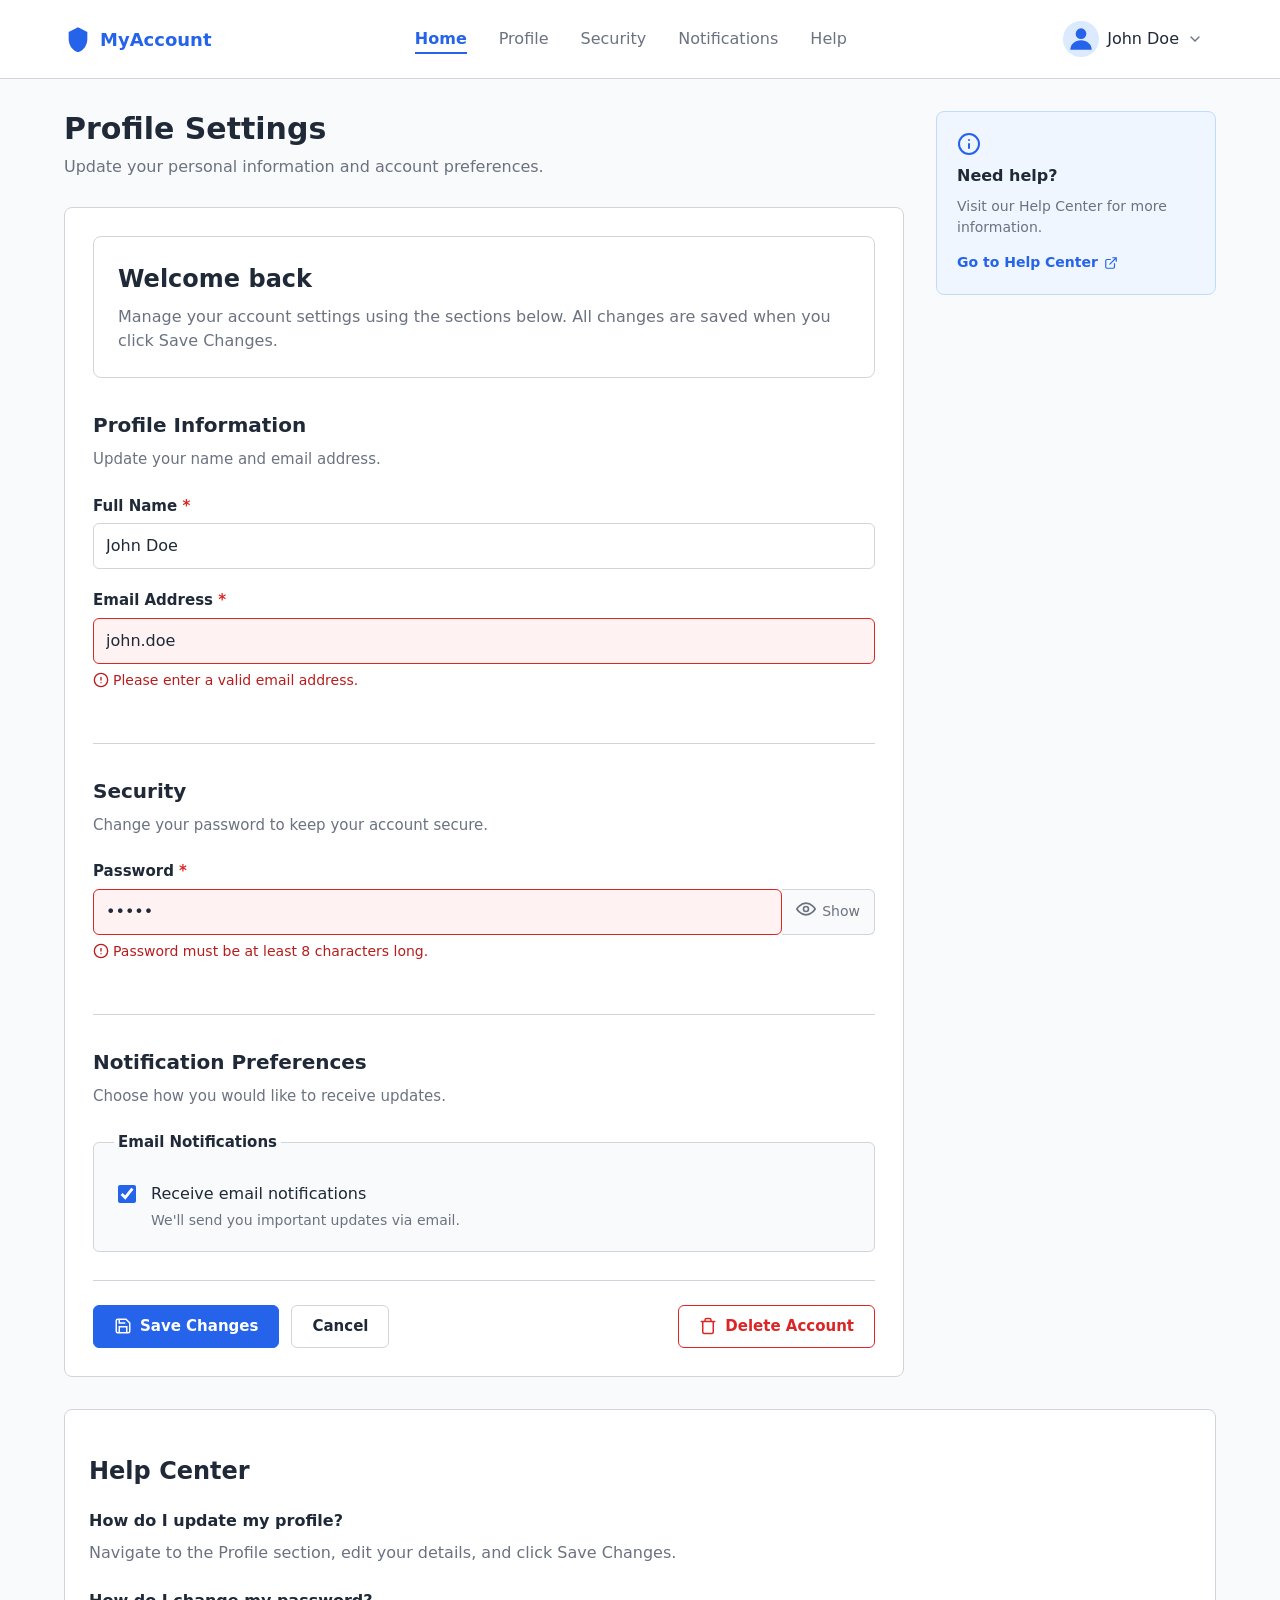
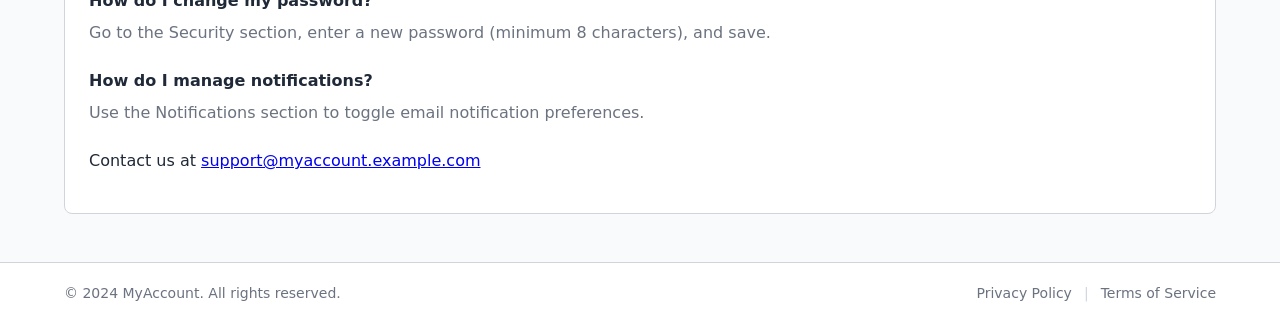
<file: index.html>
<!DOCTYPE html>
<html lang="en">
<head>
  <meta charset="UTF-8">
  <meta name="viewport" content="width=device-width, initial-scale=1.0">
  <title>Profile Settings — MyAccount</title>
  <link rel="stylesheet" href="styles/main.css">
</head>
<body>
  <a class="skip-link" href="#main-content">Skip to main content</a>

  <div id="site-header"></div>
  <div id="main-root"></div>
  <div id="site-footer"></div>
  <div id="modal-root"></div>

  <script type="module" src="js/app.js"></script>
</body>
</html>
</file>
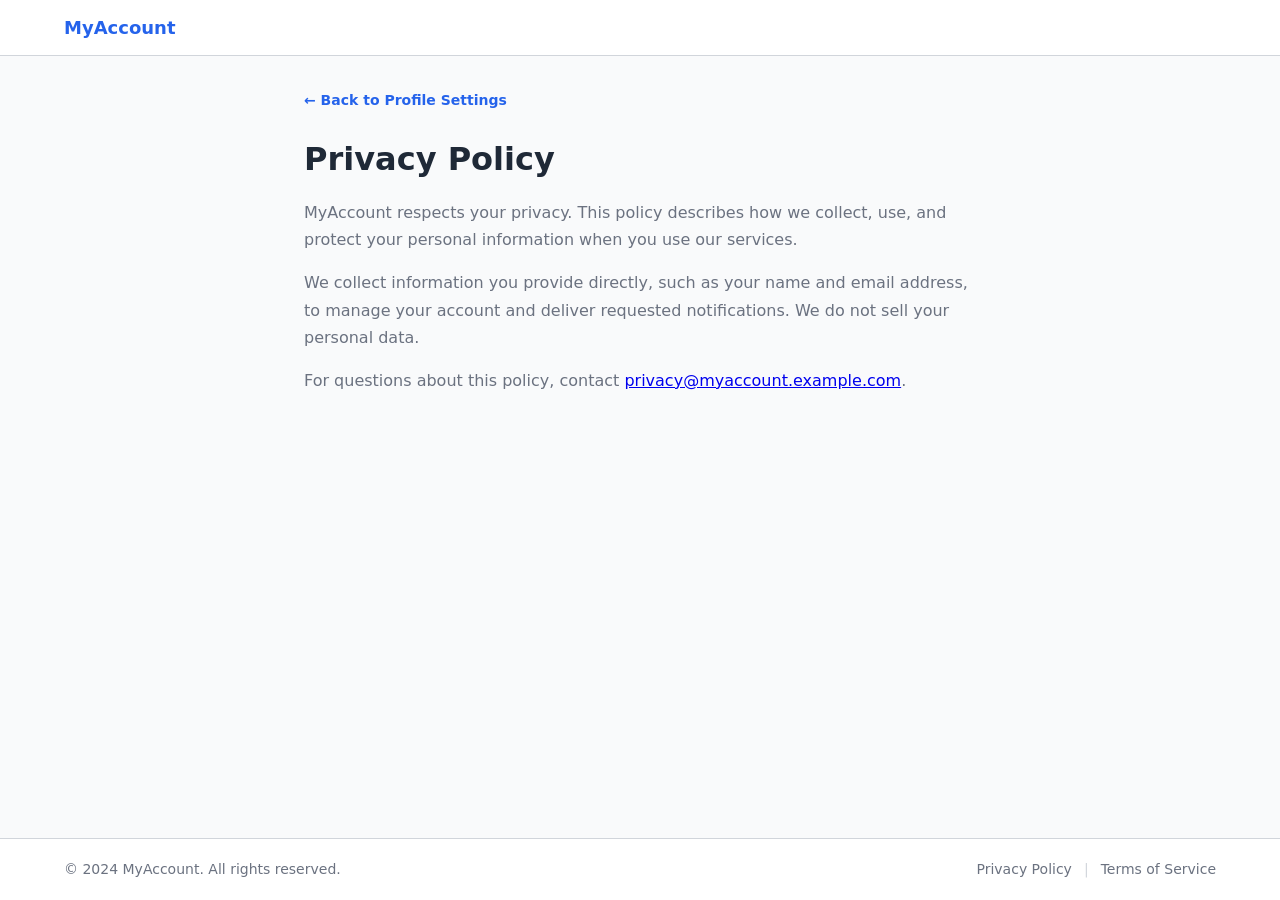
<file: privacy.html>
<!DOCTYPE html>
<html lang="en">
<head>
  <meta charset="UTF-8">
  <meta name="viewport" content="width=device-width, initial-scale=1.0">
  <title>Privacy Policy — MyAccount</title>
  <link rel="stylesheet" href="styles/main.css">
</head>
<body>
  <a class="skip-link" href="#legal-content">Skip to main content</a>

  <header class="site-header">
    <div class="header-inner">
      <a href="index.html#home" class="logo" aria-label="MyAccount home">
        <span class="logo-text">MyAccount</span>
      </a>
    </div>
  </header>

  <main id="legal-content" class="legal-page">
    <a href="index.html#home" class="help-link legal-back">&larr; Back to Profile Settings</a>
    <h1>Privacy Policy</h1>
    <p>
      MyAccount respects your privacy. This policy describes how we collect, use, and protect
      your personal information when you use our services.
    </p>
    <p>
      We collect information you provide directly, such as your name and email address, to
      manage your account and deliver requested notifications. We do not sell your personal data.
    </p>
    <p>
      For questions about this policy, contact
      <a href="mailto:privacy@myaccount.example.com">privacy@myaccount.example.com</a>.
    </p>
  </main>

  <footer class="site-footer">
    <div class="footer-inner">
      <p>&copy; 2024 MyAccount. All rights reserved.</p>
      <nav aria-label="Footer">
        <ul class="footer-links">
          <li><a href="privacy.html" aria-current="true">Privacy Policy</a></li>
          <li><span class="footer-separator" aria-hidden="true">|</span></li>
          <li><a href="terms.html">Terms of Service</a></li>
        </ul>
      </nav>
    </div>
  </footer>
</body>
</html>
</file>
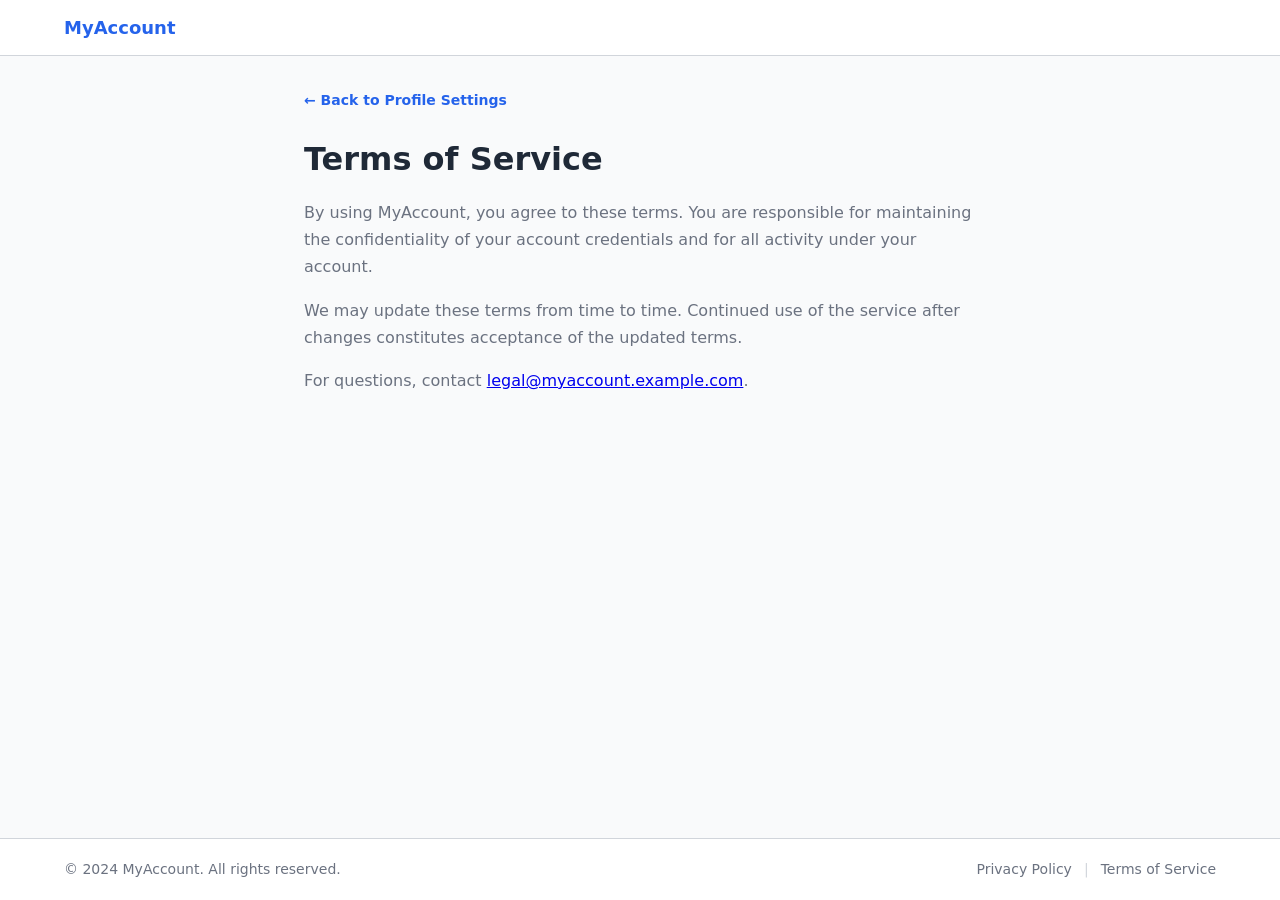
<file: terms.html>
<!DOCTYPE html>
<html lang="en">
<head>
  <meta charset="UTF-8">
  <meta name="viewport" content="width=device-width, initial-scale=1.0">
  <title>Terms of Service — MyAccount</title>
  <link rel="stylesheet" href="styles/main.css">
</head>
<body>
  <a class="skip-link" href="#legal-content">Skip to main content</a>

  <header class="site-header">
    <div class="header-inner">
      <a href="index.html#home" class="logo" aria-label="MyAccount home">
        <span class="logo-text">MyAccount</span>
      </a>
    </div>
  </header>

  <main id="legal-content" class="legal-page">
    <a href="index.html#home" class="help-link legal-back">&larr; Back to Profile Settings</a>
    <h1>Terms of Service</h1>
    <p>
      By using MyAccount, you agree to these terms. You are responsible for maintaining the
      confidentiality of your account credentials and for all activity under your account.
    </p>
    <p>
      We may update these terms from time to time. Continued use of the service after changes
      constitutes acceptance of the updated terms.
    </p>
    <p>
      For questions, contact
      <a href="mailto:legal@myaccount.example.com">legal@myaccount.example.com</a>.
    </p>
  </main>

  <footer class="site-footer">
    <div class="footer-inner">
      <p>&copy; 2024 MyAccount. All rights reserved.</p>
      <nav aria-label="Footer">
        <ul class="footer-links">
          <li><a href="privacy.html">Privacy Policy</a></li>
          <li><span class="footer-separator" aria-hidden="true">|</span></li>
          <li><a href="terms.html" aria-current="true">Terms of Service</a></li>
        </ul>
      </nav>
    </div>
  </footer>
</body>
</html>
</file>
<file: styles/main.css>
/* ==========================================================================
   Main — Design tokens, reset, base typography
   ========================================================================== */

@import url("utilities.css");
@import url("layout.css");
@import url("components.css");

:root {
  --color-primary: #2563eb;
  --color-primary-hover: #1d4ed8;
  --color-primary-focus: #1e40af;
  --color-danger: #dc2626;
  --color-danger-hover: #b91c1c;
  --color-danger-bg: #fef2f2;
  --color-success: #166534;
  --color-success-bg: #f0fdf4;
  --color-success-border: #86efac;
  --color-error: #b91c1c;
  --color-error-bg: #fef2f2;
  --color-text: #1f2937;
  --color-text-muted: #6b7280;
  --color-border: #d1d5db;
  --color-border-focus: #2563eb;
  --color-bg: #ffffff;
  --color-bg-subtle: #f9fafb;
  --color-bg-help: #eff6ff;
  --color-overlay: rgba(0, 0, 0, 0.5);
  --focus-ring: 0 0 0 3px rgba(37, 99, 235, 0.45);
  --focus-ring-danger: 0 0 0 3px rgba(220, 38, 38, 0.35);
  --font-family: system-ui, -apple-system, "Segoe UI", Roboto, "Helvetica Neue", Arial, sans-serif;
  --radius: 6px;
  --radius-lg: 8px;
  --shadow-modal: 0 20px 25px -5px rgba(0, 0, 0, 0.1), 0 8px 10px -6px rgba(0, 0, 0, 0.1);
  --max-width: 1200px;
  --transition: 150ms ease;
  --space-xs: 0.25rem;
  --space-sm: 0.5rem;
  --space-md: 1rem;
  --space-lg: 1.5rem;
  --space-xl: 2rem;
}

*,
*::before,
*::after {
  box-sizing: border-box;
}

html {
  scroll-behavior: smooth;
}

body {
  margin: 0;
  font-family: var(--font-family);
  font-size: 1rem;
  line-height: 1.5;
  color: var(--color-text);
  background-color: var(--color-bg-subtle);
  min-height: 100vh;
  display: flex;
  flex-direction: column;
}

body.modal-open {
  overflow: hidden;
}

@media (prefers-reduced-motion: reduce) {
  *,
  *::before,
  *::after {
    animation-duration: 0.01ms !important;
    animation-iteration-count: 1 !important;
    transition-duration: 0.01ms !important;
  }

  html {
    scroll-behavior: auto;
  }
}
</file>
